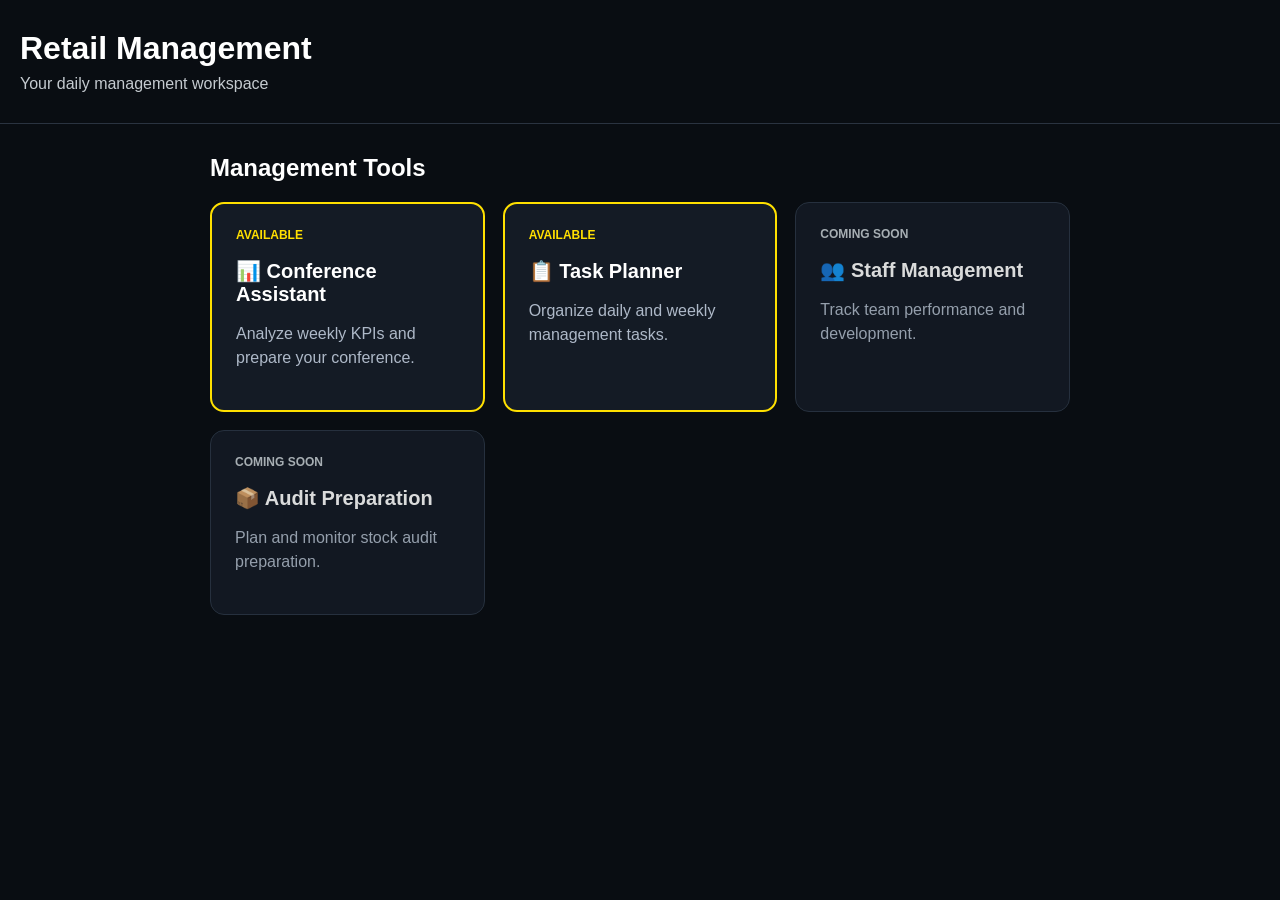
<file: index.html>
<!DOCTYPE html>
<html lang="en">
<head>
    <link rel="stylesheet" href="theme.css">
  <meta charset="UTF-8">
  <meta name="viewport" content="width=device-width, initial-scale=1">
  <title>Retail Management</title>
  <style>
    * { box-sizing: border-box; }

  body {
  margin: 0;
  font-family: Arial, sans-serif;
  background: var(--bg);
  color: #ffffff;
}
    

    header {
  background: var(--bg);
      color: white;
      padding: 30px 20px;
    }

    header h1 { margin: 0 0 8px; }
    header p { margin: 0; color: #cbd5e1; }

    main {
      max-width: 900px;
      margin: 30px auto;
      padding: 0 20px;
    }

    .grid {
      display: grid;
      grid-template-columns: repeat(auto-fit, minmax(240px, 1fr));
      gap: 18px;
    }

    .card {
    background: var(--surface);
      border-radius: 14px;
      padding: 24px;
      text-decoration: none;
      color: inherit;
      box-shadow: 0 4px 16px #0000000d;
    }

    .card h2 { font-size: 20px; }
    .card p { color: #64748b; line-height: 1.5; }

    .card.active { border: 2px solid #2563eb; }
    .card.disabled { opacity: 0.65; }

    .status {
      font-size: 12px;
      font-weight: bold;
      color: #2563eb;
    }
/* Retail Management - Unified Dark Theme */

body {
background: var(--bg);
  color: #ffffff;
}

header {
background: var(--bg);
border-bottom: 1px solid var(--header-border);
  color: #ffffff;
}

header p {
  color: #c5cbd0;
}

main h2 {
  color: #ffffff;
}

.card {
  background: var(--surface);
  color: #ffffff;
border: 1px solid var(--border);
  box-shadow: none;
  transition: background 0.2s ease;
}

.card h2 {
  color: #ffffff;
}

.card p {
color: var(--text-muted);
}

.card.active {
background: var(--surface);
border: 2px solid var(--accent);
}

.card.active:hover {
background: var(--surface);
}

.card.disabled {
  opacity: 0.85;
background: var(--surface);
}

.status {
color: var(--accent);
}

.card.disabled .status {
  color: #c3cbd0;
}
</style>
</head>
<body>
  <header>
    <h1>Retail Management</h1>
    <p>Your daily management workspace</p>
  </header>

  <main>
    <h2>Management Tools</h2>
    <div class="grid">

      <a class="card active" href="conference.html">
        <div class="status">AVAILABLE</div>
        <h2>📊 Conference Assistant</h2>
        <p>Analyze weekly KPIs and prepare your conference.</p>
      </a>

   <a class="card active" href="tasks.html">
  <div class="status">AVAILABLE</div>
  <h2>📋 Task Planner</h2>
  <p>Organize daily and weekly management tasks.</p>
</a>
      <div class="card disabled">
        <div class="status">COMING SOON</div>
        <h2>👥 Staff Management</h2>
        <p>Track team performance and development.</p>
      </div>

      <div class="card disabled">
        <div class="status">COMING SOON</div>
        <h2>📦 Audit Preparation</h2>
        <p>Plan and monitor stock audit preparation.</p>
      </div>

    </div>
  </main>
</body>
</html>
</file>
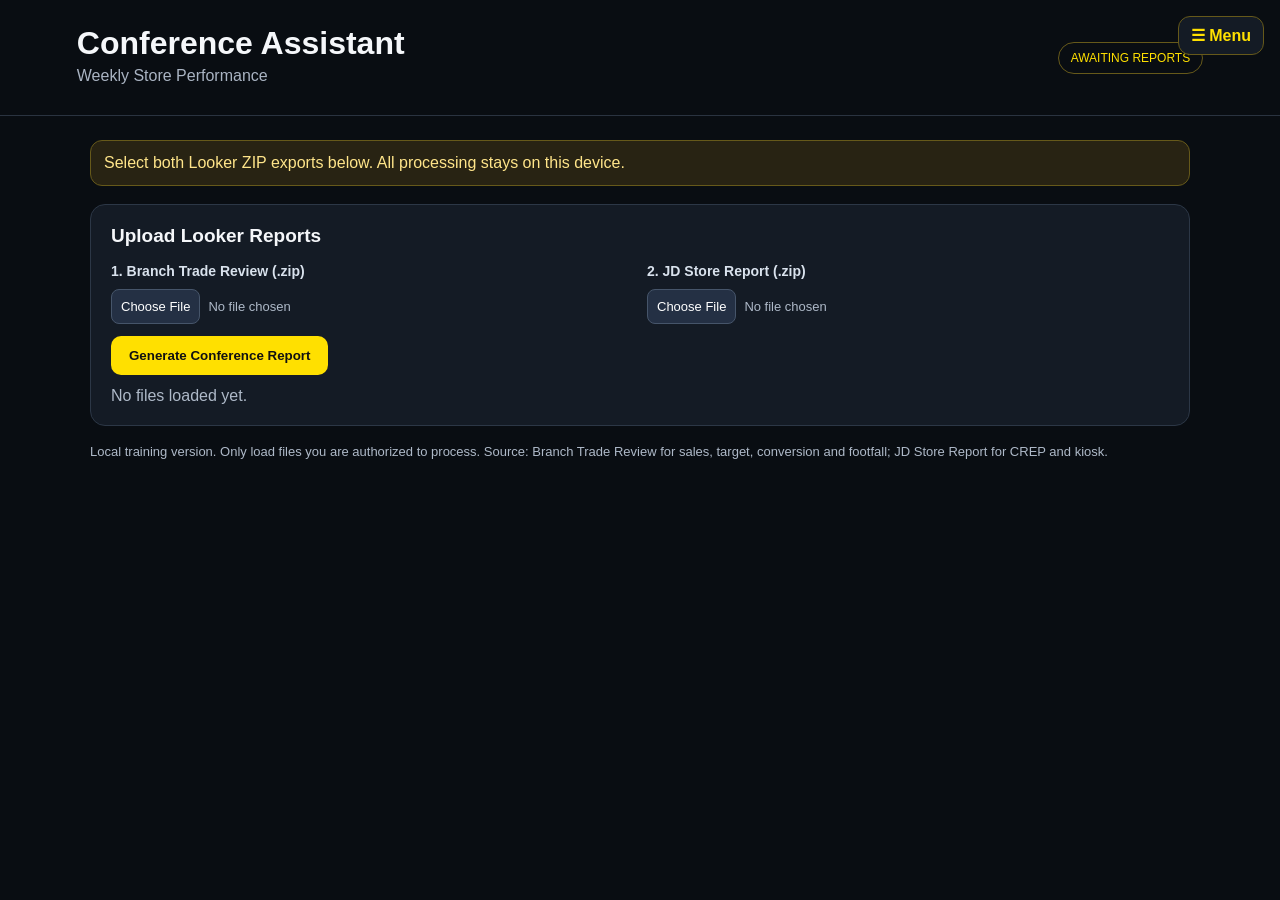
<file: conference.html>
<!doctype html><html lang="en"><head><meta charset="utf-8"><meta name="viewport" content="width=device-width,initial-scale=1">
<title>Conference Assistant</title>
<link rel="stylesheet" href="theme.css">
<style>>
*{box-sizing:border-box}body{margin:0;background:var(--bg);color:var(--text);font-family:Segoe UI,Arial,sans-serif}header{padding:25px 6%;border-bottom:1px solid #2a3340;display:flex;justify-content:space-between;align-items:center;gap:12px}h1{margin:0;font-size:clamp(24px,4vw,32px)}header p{color:#aab4c3;margin:5px 0}.tag{color:#ffe000;border:1px solid #66591a;border-radius:20px;padding:8px 12px;font-size:12px}main{max-width:1100px;margin:auto;padding:24px 18px 60px}.notice{background:#282313;border:1px solid #66591a;color:#ffe58a;padding:13px;border-radius:12px;margin-bottom:18px}.card,.panel{background:var(--surface);border:1px solid var(--border);border-radius:15px;padding:20px}.panel{margin-bottom:16px}.uploads{display:grid;grid-template-columns:1fr 1fr;gap:14px}label{display:block;color:#d9e2ed;font-weight:600;font-size:14px;margin-bottom:10px}input[type=file]{display:block;width:100%;max-width:100%;color:var(--text-muted);font-size:13px}input::file-selector-button{border:1px solid #46556a;background:#243044;color:#fff;border-radius:8px;padding:9px;margin-right:8px;cursor:pointer}button{background:var(--accent);color:#111;border:0;border-radius:10px;padding:12px 18px;font-weight:700;cursor:pointer;margin-top:12px}button:disabled{opacity:.5;cursor:wait}.status{margin-top:12px;color:var(--text-muted);white-space:pre-wrap}.status.error{color:#ff8585}.status.ok{color:#62e49a}.sales-grid{display:grid;grid-template-columns:repeat(2,minmax(0,1fr));gap:14px;margin-bottom:14px}.sales-line{display:flex;justify-content:space-between;gap:12px;align-items:center;margin-top:14px}.sales-line strong{font-size:clamp(18px,3vw,23px)}.sales-divider{border:0;border-top:1px solid #2c3746;margin:16px 0}.sales-note{font-size:12px;color:var(--text-muted);margin-top:6px}.grid{display:grid;grid-template-columns:repeat(2,minmax(0,1fr));gap:14px}.label{color:var(--text-muted);font-size:14px}.value{font-size:clamp(25px,4vw,35px);font-weight:800;margin:12px 0}.positive{color:#4ce18d}.negative{color:#ff8585}.neutral{color:var(--text-muted)}.bottom{display:grid;grid-template-columns:1.3fr 1fr;gap:14px;margin-top:16px}h2{font-size:19px;margin-top:0}#script{line-height:1.65;color:#dce4ef;background:#0c121a;border-radius:10px;padding:16px;white-space:pre-wrap}.small{color:var(--text-muted);font-size:13px;line-height:1.5}.hidden{display:none}@media(max-width:750px){.sales-grid,.uploads,.bottom{grid-template-columns:1fr}.grid{grid-template-columns:repeat(2,minmax(0,1fr))}.card{padding:15px}}@media(max-width:420px){.grid{grid-template-columns:1fr}}
</style></head><body><details class="nav-menu">
  <summary>☰ Menu</summary>
  <nav>
    <a href="index.html">⌂ Home</a>
    <a href="conference.html">📊 Conference Assistant</a>
<a href="tasks.html">📋 Task Planner</a>
    <span>👥 Staff Management — Coming Soon</span>
    <span>📦 Audit Preparation — Coming Soon</span>
  </nav>
</details><header><div><h1>Conference Assistant</h1><p>Weekly Store Performance</p></div><span class="tag" id="mode">AWAITING REPORTS</span></header><main>
<div class="notice" id="notice">Select both Looker ZIP exports below. All processing stays on this device.</div>
<div class="panel"><h2>Upload Looker Reports</h2><div class="uploads"><div><label for="branch">1. Branch Trade Review (.zip)</label><input id="branch" type="file" accept=".zip,application/zip"></div><div><label for="store">2. JD Store Report (.zip)</label><input id="store" type="file" accept=".zip,application/zip"></div></div><button id="process">Generate Conference Report</button><div class="status" id="status" role="status">No files loaded yet.</div></div>
<div id="results" class="hidden"><div class="panel"><div id="period"></div></div>
<section class="sales-grid"><div class="card"><div class="label">Sales — Percentage Comparison</div><div class="value" id="salesPctValue"></div><hr class="sales-divider"><div class="sales-line"><span class="neutral">vs Last Year</span><strong id="lyPct"></strong></div><div class="sales-note" id="lyAmount"></div><div class="sales-line"><span class="neutral">vs Target</span><strong id="targetPct"></strong></div><div class="sales-note" id="targetAmount"></div></div><div class="card"><div class="label">Sales — Difference in Euros</div><div class="value" id="salesEuroValue"></div><hr class="sales-divider"><div class="sales-line"><span class="neutral">vs Last Year</span><strong id="lyDiff"></strong></div><div class="sales-note" id="lyAmount2"></div><div class="sales-line"><span class="neutral">vs Target</span><strong id="targetDiff"></strong></div><div class="sales-note" id="targetAmount2"></div></div></section>
<section class="grid"><div class="card"><div class="label">Conversion</div><div class="value" id="conversion"></div><div id="conversionDelta"></div></div><div class="card"><div class="label">Footfall</div><div class="value" id="footfall"></div><div id="footfallDelta"></div></div><div class="card"><div class="label">CREP Strike Rate</div><div class="value" id="crep"></div><div id="crepLY"></div></div><div class="card"><div class="label">Kiosk Sales Share</div><div class="value" id="kiosk"></div><div class="neutral">LY comparison not verified</div></div></section>
<section class="bottom"><div class="card"><h2>Conference Script</h2><p id="script"></p><button id="copy">Copy Conference Script</button><p id="copyStatus" class="small"></p></div><div class="card"><h2>Data Checks</h2><p class="small" id="checks"></p></div></section></div>
<p class="small">Local training version. Only load files you are authorized to process. Source: Branch Trade Review for sales, target, conversion and footfall; JD Store Report for CREP and kiosk.</p></main><script src="jszip.min.js"></script><script>
'use strict';
const $=id=>document.getElementById(id);
function number(s){const n=Number(String(s??'').trim().replace(/^'/,'').replaceAll(',','').replace('%',''));if(!Number.isFinite(n))throw Error('Invalid numeric value: '+s);return n;}
function csv(text){const rows=[];let row=[],field='',quoted=false;for(let i=0;i<text.length;i++){const c=text[i];if(c==='"'){if(quoted&&text[i+1]==='"'){field+='"';i++;}else quoted=!quoted;}else if(c===','&&!quoted){row.push(field);field='';}else if((c==='\n'||c==='\r')&&!quoted){if(c==='\r'&&text[i+1]==='\n')i++;row.push(field);if(row.some(x=>x.trim()))rows.push(row);row=[];field='';}else field+=c;}if(quoted)throw Error('CSV has an unmatched quotation mark.');if(field||row.length){row.push(field);rows.push(row);}return rows;}
async function loadZip(file){if(!file||!file.name.toLowerCase().endsWith('.zip'))throw Error('Please select both .zip files.');if(file.size>15*1024*1024)throw Error('ZIP file is too large (maximum 15 MB).');const z=await JSZip.loadAsync(file);const entries=Object.keys(z.files);if(entries.length>150)throw Error('ZIP contains too many files.');return {async read(name){const found=entries.filter(n=>n.toLowerCase().endsWith('/'+name)||n.toLowerCase()===name);if(found.length!==1)throw Error('Expected exactly one '+name+' in '+file.name);const entry=z.files[found[0]];if(entry.dir)throw Error('Invalid CSV entry: '+name);const data=await entry.async('string');if(data.length>2e6)throw Error('CSV file too large: '+name);return csv(data.replace(/^\uFEFF/,''));}};}
function field(row,header,key){const i=header.findIndex(h=>h.trim().toLowerCase()===key.toLowerCase());if(i<0||row[i]===undefined)throw Error('Missing column: '+key);return number(row[i]);}
function dateRange(text){const match=text.match(/REPORTING FROM\s+(\d{4}-\d{2}-\d{2})\s+TO\s+(\d{4}-\d{2}-\d{2})/i);if(!match)throw Error('Could not find reporting dates in report.');return match[1]+' to '+match[2];}
const money=n=>'€'+Math.round(n).toLocaleString('en-US');const count=n=>Math.round(n).toLocaleString('en-US');const percent=n=>n.toFixed(2)+'%';const signed=(n,unit)=> (n>0?'+':'')+(unit==='money'?money(n):unit==='pp'?n.toFixed(2)+' pp':percent(n));
function set(id,value){$(id).textContent=value;}function colored(id,n){$(id).className=n>0?'positive':n<0?'negative':'neutral';}
async function process(){set('status','Reading ZIP files locally...');$('status').className='status';$('process').disabled=true;$('results').classList.add('hidden');try{
const [b,s]=await Promise.all([loadZip($('branch').files[0]),loadZip($('store').files[0])]);
const [title,days,storeCode,strike,kpi]=await Promise.all([b.read('title.csv'),b.read('filtered_date.csv'),s.read('store_code.csv'),s.read('strike_rate_(copy).csv'),s.read('kpi_performance_3___4.csv')]);
const bRange=dateRange(title.flat().join(' '));const sRange=dateRange(storeCode.flat().join(' '));if(!bRange||!sRange||bRange!==sRange)throw Error('Reporting dates do not match: Branch '+bRange+'; Store '+sRange+'.');
const totals=days.filter(r=>r[0]?.trim()===''&&r[1]?.trim()==='');if(totals.length!==1)throw Error('Cannot uniquely identify the weekly totals in filtered_date.csv.');const header=days[0],row=totals[0];
const sales=field(row,header,'Gross Sales'),ly=field(row,header,'Gross Sales Comparative'),target=field(row,header,'Gross Sales Target Primary');const lyPct=field(row,header,'Gross Sales Var %'),targetPct=field(row,header,'Gross Sales Target Var %');const foot=field(row,header,'Footfall'),footVar=field(row,header,'% Var vs 1 year'),conv=field(row,header,'Conversion Primary'),convVar=field(row,header,'%pt Var vs 1 year');
const crep=field(strike[1],strike[0],'Strike Rate TY'),crepLY=field(strike[1],strike[0],'Strike Rate LY'),kiosk=field(kpi[1],kpi[0],'Kiosk Sales Ptn');if(ly<=0||target<=0||crep<=0||crepLY<=0||foot<0||kiosk<0||kiosk>100||conv<0||conv>100)throw Error('One or more KPI values are outside expected ranges.');
set('salesPctValue',money(sales));set('salesEuroValue',money(sales));set('lyPct',signed(lyPct));colored('lyPct',lyPct);set('targetPct',signed(targetPct));colored('targetPct',targetPct);set('lyAmount','Last Year: '+money(ly));set('lyAmount2','Last Year: '+money(ly));set('targetAmount','Target: '+money(target));set('targetAmount2','Target: '+money(target));
set('lyDiff',signed(sales-ly,'money'));colored('lyDiff',sales-ly);set('targetDiff',signed(sales-target,'money'));colored('targetDiff',sales-target);set('conversion',percent(conv));set('conversionDelta',signed(convVar,'pp')+' vs LY');colored('conversionDelta',convVar);set('footfall',count(foot));set('footfallDelta',signed(footVar)+' vs LY');colored('footfallDelta',footVar);set('crep','1 in '+Math.round(crep));set('crepLY','LY: 1 in '+Math.round(crepLY));$('crepLY').className='neutral';set('kiosk',percent(kiosk));
const script=`For ${bRange}, sales finished at ${money(sales)}, ${Math.abs(lyPct).toFixed(2)}% ${lyPct>=0?'above':'below'} last year and ${Math.abs(targetPct).toFixed(2)}% ${targetPct>=0?'above':'below'} target. This represents ${money(Math.abs(sales-ly))} ${sales>=ly?'above':'below'} last year and ${money(Math.abs(sales-target))} ${sales>=target?'above':'below'} target. Footfall was ${count(foot)}, ${Math.abs(footVar).toFixed(2)}% ${footVar>=0?'up':'down'} versus last year. Conversion reached ${percent(conv)}, ${Math.abs(convVar).toFixed(2)} percentage points ${convVar>=0?'up':'down'} versus last year. CREP strike rate was 1 in ${Math.round(crep)}, compared with 1 in ${Math.round(crepLY)} last year. Kiosk sales share was ${percent(kiosk)}.`;
set('script',script);set('period','Reporting period: '+bRange);set('checks','✓ Both reports cover the same dates.\n✓ Sales, target, conversion and footfall from Branch Trade Review.\n✓ CREP and kiosk from JD Store Report.\nNote: euro differences are calculated from displayed rounded amounts; Looker may differ by €1. Kiosk LY comparison omitted until verified.');$('checks').style.whiteSpace='pre-line';set('notice','Reports processed locally. Review figures before using them in your conference.');set('mode','REPORT READY');set('status','✓ Both ZIP reports loaded successfully.');$('status').className='status ok';$('results').classList.remove('hidden');
}catch(e){set('status','Could not generate report: '+e.message);$('status').className='status error';set('mode','AWAITING REPORTS');}finally{$('process').disabled=false;}}
$('process').addEventListener('click',process);$('copy').addEventListener('click',async()=>{try{await navigator.clipboard.writeText($('script').innerText);set('copyStatus','Script copied!');}catch(e){const range=document.createRange();range.selectNodeContents($('script'));const selection=window.getSelection();selection.removeAllRanges();selection.addRange(range);set('copyStatus','Text selected. Press Ctrl + C to copy.');}});
</script></body></html>
</file>
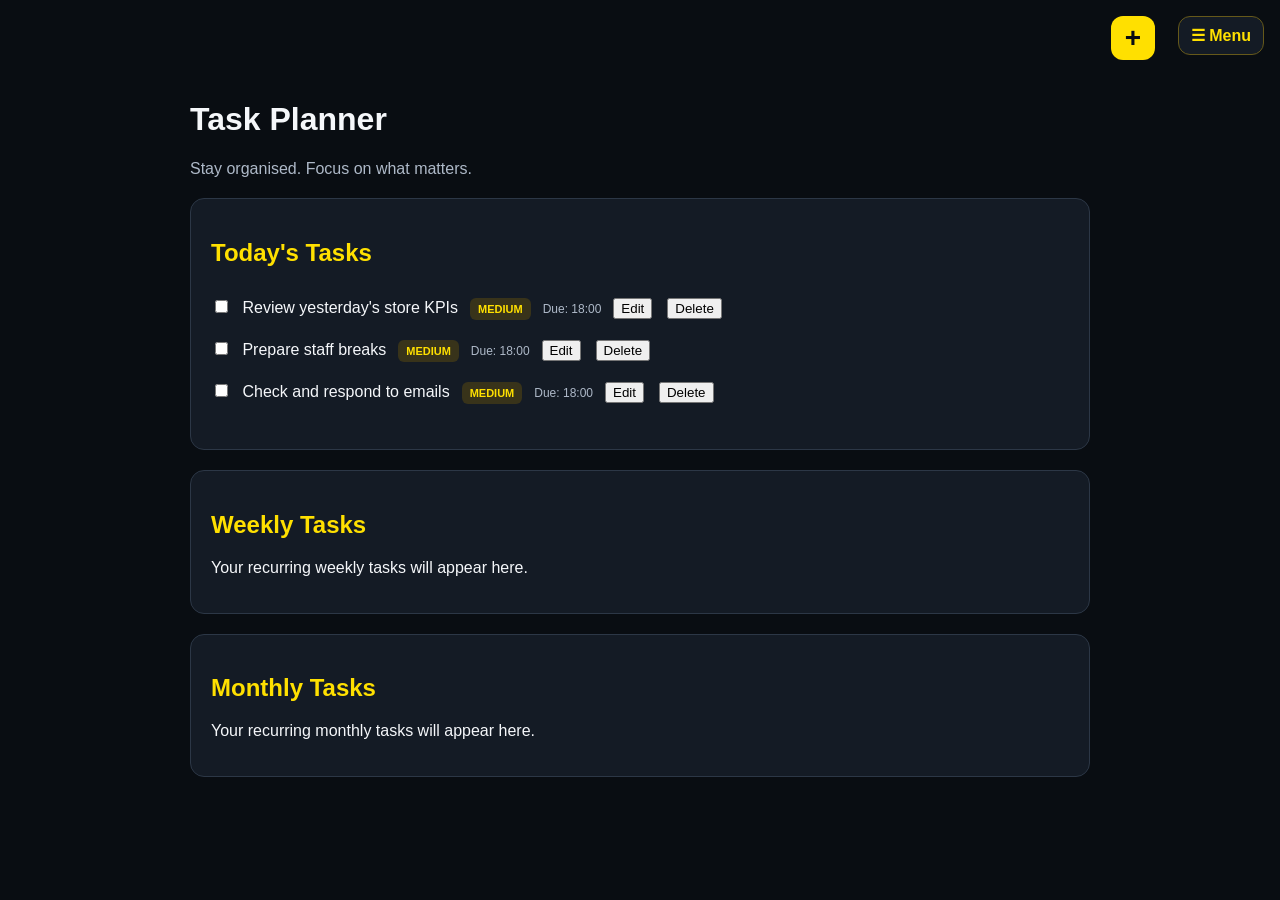
<file: tasks.html>
<!DOCTYPE html>
<html lang="en">
<head>
  <meta charset="UTF-8">
  <meta name="viewport" content="width=device-width, initial-scale=1.0">
  <title>Task Planner | Retail Management</title>
  <link rel="stylesheet" href="theme.css">
  <style>
    body {
      margin: 0;
      background: #090d12;
      color: #f5f7fa;
      font-family: Arial, sans-serif;
    }

    .task-container {
      max-width: 900px;
      margin: 0 auto;
      padding: 80px 20px 40px;
    }

    .task-subtitle {
      color: #aeb9c8;
    }

    .task-card {
      background: #141b25;
      border: 1px solid #2c3746;
      border-radius: 14px;
      padding: 20px;
      margin-top: 20px;
    }

    .task-heading {
      color: #ffe000;
    }
    /* Completed tasks */
#dailyTasks li {
  padding: 10px 0;
}

#dailyTasks label {
  cursor: pointer;
}

#dailyTasks input[type="checkbox"] {
  accent-color: #ffe000;
  margin-right: 10px;
}

#dailyTasks label:has(input:checked) {
  text-decoration: line-through;
  color: #aeb9c8;
  opacity: 0.6;
}
.task-add-fab {
  position: fixed;
  top: 16px;
  right: 125px;
  z-index: 1001;

  width: 44px;
  height: 44px;
  border-radius: 12px;

  background: #ffe000;
  color: #090d12;
  border: none;

  font-size: 28px;
  font-weight: bold;
  cursor: pointer;
}

.task-add-fab:hover {
  background: #ffeb4d;
}
/* Floating Add Task window */
#taskForm {
  position: fixed;
  top: 50%;
  left: 50%;
  transform: translate(-50%, -50%);
  z-index: 2000;
  width: 340px;
  max-width: calc(100vw - 40px);
  box-sizing: border-box;
  padding: 24px;
  background: #141b25;
  border: 1px solid #66591a;
  border-radius: 16px;
  box-shadow: 0 20px 60px #000a;
}
#taskForm #closeTaskForm {
  position: absolute;
  top: 12px;
  right: 12px;
  width: 32px;
  height: 32px;
  margin: 0;
  padding: 0;
  background: transparent;
  color: #aeb9c8;
  border: none;
  border-radius: 8px;
  font-size: 20px;
  cursor: pointer;
}

#taskForm #closeTaskForm:hover {
  color: #ffe000;
}
#taskForm input,
#taskForm select {
  display: block;
  width: 100%;
  box-sizing: border-box;
  margin: 12px 0;
  padding: 12px;
  background: #090d12;
  color: #f5f7fa;
  border: 1px solid #2c3746;
  border-radius: 10px;
  font-size: 14px;
}#taskForm #backTaskStep {
  background: #2c3746;
  color: #f5f7fa;
  border: 1px solid #465366;
}

#taskForm #backTaskStep:hover {
  background: #39485b;
}

#taskForm label {
  display: block;
  margin-top: 12px;
  color: #aeb9c8;
  font-size: 13px;
}

#taskForm button {
  width: 100%;
  margin-top: 16px;
  padding: 13px;
  background: #ffe000;
  color: #090d12;
  border: none;
  border-radius: 10px;
  font-weight: bold;
  cursor: pointer;
}
  </style>
</head>
<body>
<button id="openTaskMenu" type="button" class="task-add-fab">
  +
</button>
  <details class="nav-menu">
    <summary>☰ Menu</summary>
    <nav>
      <a href="index.html">⌂ Home</a>
      <a href="conference.html">📊 Conference Assistant</a>
      <a href="tasks.html">📋 Task Planner</a>
      <span>👥 Staff Management — Coming Soon</span>
      <span>📦 Audit Preparation — Coming Soon</span>
    </nav>
  </details>
<div class="add-task" id="taskForm" style="display: none;">
  <button type="button" id="closeTaskForm">
  ✕
</button>
  <h2 id="taskStepTitle">Step 1 of 4 — Task name</h2>
  <input
    type="text"
    id="newTaskInput"
    placeholder="Enter a new task..."
    aria-label="New task"
  >

<select id="taskPriority" style="display: none;" aria-label="Task priority">
  <option value="medium">Medium Priority</option>
  <option value="high">High Priority</option>
  <option value="low">Low Priority</option>
</select>

<select id="taskFrequency" style="display: none;" aria-label="Task frequency">
  <option value="daily">Daily Task</option>
  <option value="weekly">Weekly Task</option>
  <option value="monthly">Monthly Task</option>
</select>

<div id="deadlineContainer" style="display: none;">
  <label for="taskDeadlineValue">Complete before:</label>

<select id="taskDeadlineValue">

  </select>
</div>
<button type="button" id="backTaskStep" style="display: none;">
  ← Back
</button>
<button type="button" id="nextTaskStep">
  Continue →
</button>
<button type="button" id="addTaskButton" style="display: none;">
    + Add Task
  </button>
</div>
  <main class="task-container">
    <h1>Task Planner</h1>
    <p class="task-subtitle">
      Stay organised. Focus on what matters.
    </p>

    <section class="task-card">
      <h2 class="task-heading">Today's Tasks</h2>
      

    <ul id="dailyTasks" style="list-style: none; padding: 0;">

</ul>
    </section>

    <section class="task-card">
      <h2 class="task-heading">Weekly Tasks</h2>
      <p>Your recurring weekly tasks will appear here.</p>
      <ul id="weeklyTasks" style="list-style: none; padding: 0;"></ul>
    </section>
    <section class="task-card">
    <h2 class="task-heading">Monthly Tasks</h2>
    <p>Your recurring monthly tasks will appear here.</p>
    <ul id="monthlyTasks" style="list-style: none; padding: 0;"></ul>
</section>
  </main>

<script>
  document.getElementById("openTaskMenu").addEventListener("click", () => {
  const form = document.getElementById("taskForm");

  if (form.style.display === "none") {
    form.style.display = "block";
  } else {
    form.style.display = "none";
  }
});
const taskFrequency = document.getElementById("taskFrequency");
const taskDeadlineValue = document.getElementById("taskDeadlineValue");

function updateDeadlineOptions() {
  const frequency = taskFrequency.value;

  taskDeadlineValue.innerHTML = "";

  let options = [];

  if (frequency === "daily") {
    options = Array.from({ length: 24 }, (_, i) => {
      return {
        value: String(i + 1),
        label: String(i + 1).padStart(2, "0") + ":00"
      };
    });
  } else if (frequency === "weekly") {
    options = [
      "Monday", "Tuesday", "Wednesday",
      "Thursday", "Friday", "Saturday", "Sunday"
    ].map((day, index) => ({
      value: String(index + 1),
      label: day
    }));
  } else if (frequency === "monthly") {
    options = Array.from({ length: 31 }, (_, i) => ({
      value: String(i + 1),
      label: String(i + 1)
    }));
  }

  options.forEach((item) => {
    const option = document.createElement("option");
    option.value = item.value;
    option.textContent = item.label;
    taskDeadlineValue.appendChild(option);
  });
}

taskFrequency.addEventListener("change", updateDeadlineOptions);
updateDeadlineOptions();

  const taskCheckboxes = document.querySelectorAll(
    "#dailyTasks input[type='checkbox']"
  );

  taskCheckboxes.forEach((checkbox, index) => {
    const storageKey = "retail-task-daily-" + index;

    // Restore saved progress
    checkbox.checked =
      localStorage.getItem(storageKey) === "true";

    // Save progress when a task is checked
    checkbox.addEventListener("change", () => {
      localStorage.setItem(
        storageKey,
        checkbox.checked
      );
    });
  });
  
const newTaskInput = document.getElementById("newTaskInput");
const addTaskButton = document.getElementById("addTaskButton");
const dailyTasksList = document.getElementById("dailyTasks");

function addNewTask() {
  const taskName = newTaskInput.value.trim();
const taskPriority = document.getElementById("taskPriority").value;
  if (taskName === "") {
    return;
  }

  const listItem = document.createElement("li");
  const label = document.createElement("label");
  const checkbox = document.createElement("input");

  checkbox.type = "checkbox";
  
const savedTasks = JSON.parse(
  localStorage.getItem("retail-custom-tasks") || "[]"
);

const taskKey = "retail-custom-task-" + crypto.randomUUID();
checkbox.checked = localStorage.getItem(taskKey) === "true";

checkbox.addEventListener("change", () => {
  localStorage.setItem(taskKey, checkbox.checked);
});

  label.appendChild(checkbox);
  label.appendChild(document.createTextNode(" " + taskName));

listItem.appendChild(label);

const deadlineBadge = document.createElement("span");
const selectedDeadline = taskDeadlineValue.value;
const selectedFrequency = taskFrequency.value;

let deadlineText = "";

if (selectedFrequency === "daily") {
  deadlineText = "Due: " + String(selectedDeadline).padStart(2, "0") + ":00";
} else if (selectedFrequency === "weekly") {
  const days = ["Monday", "Tuesday", "Wednesday", "Thursday", "Friday", "Saturday", "Sunday"];
  deadlineText = "Due: " + days[Number(selectedDeadline) - 1];
} else if (selectedFrequency === "monthly") {
  deadlineText = "Due: Day " + selectedDeadline;
}

deadlineBadge.textContent = deadlineText;
deadlineBadge.style.marginLeft = "12px";
deadlineBadge.style.fontSize = "12px";
deadlineBadge.style.color = "#aeb9c8";

listItem.appendChild(deadlineBadge);

const priorityBadge = document.createElement("span");

priorityBadge.textContent = taskPriority.toUpperCase();
priorityBadge.style.marginLeft = "12px";
priorityBadge.style.fontSize = "11px";
priorityBadge.style.fontWeight = "bold";
priorityBadge.style.padding = "5px 8px";
priorityBadge.style.borderRadius = "6px";

if (taskPriority === "high") {
  priorityBadge.style.color = "#ff6b6b";
  priorityBadge.style.background = "#3b2025";
} else if (taskPriority === "low") {
  priorityBadge.style.color = "#62d99b";
  priorityBadge.style.background = "#17382b";
} else {
  priorityBadge.style.color = "#ffe000";
  priorityBadge.style.background = "#38331a";
}

listItem.appendChild(priorityBadge);
const deleteButton = document.createElement("button");
deleteButton.type = "button";
deleteButton.textContent = "Delete";
deleteButton.style.marginLeft = "15px";

deleteButton.addEventListener("click", () => {
  const confirmed = confirm(
    "Are you sure you want to delete this task?"
  );

  if (!confirmed) return;

  const currentTasks = JSON.parse(
    localStorage.getItem("retail-custom-tasks") || "[]"
  );

  const updatedTasks = currentTasks.filter((task) => {
    return String(task.id) !==
      taskKey.replace("retail-custom-task-", "");
  });

  localStorage.setItem(
    "retail-custom-tasks",
    JSON.stringify(updatedTasks)
  );

  localStorage.removeItem(taskKey);
  listItem.remove();
});
listItem.appendChild(deleteButton);
if (taskFrequency.value === "weekly") {
    document.getElementById("weeklyTasks").appendChild(listItem);
} else if (taskFrequency.value === "monthly") {
    document.getElementById("monthlyTasks").appendChild(listItem);
} else {
    dailyTasksList.appendChild(listItem);
}


savedTasks.push({
  id: taskKey.replace("retail-custom-task-", ""),
  name: taskName,
  priority: taskPriority,
  frequency: taskFrequency.value,
  deadline: taskDeadlineValue.value
});

localStorage.setItem(
  "retail-custom-tasks",
  JSON.stringify(savedTasks)
);

  newTaskInput.value = "";
  newTaskInput.focus();
  currentTaskStep = 1;

document.getElementById("taskStepTitle").textContent =
  "Step 1 of 4 — Task name";

document.getElementById("newTaskInput").style.display = "block";
document.getElementById("taskFrequency").style.display = "none";
document.getElementById("deadlineContainer").style.display = "none";
document.getElementById("taskPriority").style.display = "none";

document.getElementById("nextTaskStep").style.display = "block";
document.getElementById("addTaskButton").style.display = "none";

document.getElementById("taskForm").style.display = "none";
}

function loadSavedTasks() {
  const savedTasks = JSON.parse(
    localStorage.getItem("retail-custom-tasks") || "[]"
  );

savedTasks.forEach((task, index) => {
  const taskName = typeof task === "string"
    ? task
    : task.name;
    const listItem = document.createElement("li");
    const label = document.createElement("label");
    const checkbox = document.createElement("input");

    checkbox.type = "checkbox";

const taskKey = "retail-custom-task-" +
  (typeof task === "string" ? index : task.id);

checkbox.checked =
  localStorage.getItem(taskKey) === "true";

checkbox.addEventListener("change", () => {
  localStorage.setItem(taskKey, checkbox.checked);
});
    label.appendChild(checkbox);
    label.appendChild(document.createTextNode(" " + taskName));
  
listItem.appendChild(label);

const priority = typeof task === "string"
  ? "medium"
  : (task.priority || "medium");

const priorityBadge = document.createElement("span");

priorityBadge.textContent = priority.toUpperCase();

priorityBadge.style.marginLeft = "12px";
priorityBadge.style.fontSize = "11px";
priorityBadge.style.fontWeight = "bold";
priorityBadge.style.padding = "5px 8px";
priorityBadge.style.borderRadius = "6px";

if (priority === "high") {
  priorityBadge.style.color = "#ff6b6b";
  priorityBadge.style.background = "#3b2025";
} else if (priority === "low") {
  priorityBadge.style.color = "#62d99b";
  priorityBadge.style.background = "#17382b";
} else {
  priorityBadge.style.color = "#ffe000";
  priorityBadge.style.background = "#38331a";
}

listItem.appendChild(priorityBadge);
if (task.deadline && task.frequency) {
  const deadlineBadge = document.createElement("span");

  let deadlineText = "";

  if (task.frequency === "daily") {
    deadlineText = "Due: " + String(task.deadline).padStart(2, "0") + ":00";
  } else if (task.frequency === "weekly") {
    const days = ["Monday", "Tuesday", "Wednesday", "Thursday", "Friday", "Saturday", "Sunday"];
    deadlineText = "Due: " + days[Number(task.deadline) - 1];
  } else if (task.frequency === "monthly") {
    deadlineText = "Due: Day " + task.deadline;
  }

  deadlineBadge.textContent = deadlineText;
  deadlineBadge.style.marginLeft = "12px";
  deadlineBadge.style.fontSize = "12px";
  deadlineBadge.style.color = "#aeb9c8";

  listItem.appendChild(deadlineBadge);
}
const editButton = document.createElement("button");
editButton.type = "button";
editButton.textContent = "Edit";
editButton.style.marginLeft = "12px";

listItem.appendChild(editButton);
editButton.addEventListener("click", () => {
  const newName = prompt("Edit task name:", task.name);
  if (newName === null || !newName.trim()) return;

  const newDeadline = prompt(
    "Edit deadline:",
    task.deadline || ""
  );
  if (newDeadline === null) return;
const newPriority = prompt(
  "Edit priority (high, medium, low):",
  task.priority || "medium"
);

if (newPriority === null) return;

const priority = newPriority.trim().toLowerCase();

if (!["high", "medium", "low"].includes(priority)) {
  alert("Please enter high, medium or low.");
  return;
}
  const savedTasks = JSON.parse(
    localStorage.getItem("retail-custom-tasks") || "[]"
  );

  const taskToEdit = savedTasks.find(
    (savedTask) => savedTask.id === task.id
  );

  if (!taskToEdit) return;

  taskToEdit.name = newName.trim();
  taskToEdit.deadline = newDeadline;
taskToEdit.priority = priority;
  localStorage.setItem(
    "retail-custom-tasks",
    JSON.stringify(savedTasks)
  );

  location.reload();
});
const deleteButton = document.createElement("button");
deleteButton.type = "button";
deleteButton.textContent = "Delete";
deleteButton.style.marginLeft = "15px";

deleteButton.addEventListener("click", () => {
  const confirmed = confirm(
    "Are you sure you want to delete this task?"
  );

  if (!confirmed) {
    return;
  }

  const currentTasks = JSON.parse(
    localStorage.getItem("retail-custom-tasks") || "[]"
  );

  const updatedTasks = currentTasks.filter((savedTask) => {
    return savedTask.id !== task.id;
  });

  localStorage.setItem(
    "retail-custom-tasks",
    JSON.stringify(updatedTasks)
  );

  localStorage.removeItem(taskKey);
  listItem.remove();
});
listItem.appendChild(deleteButton);
if (task.frequency === "weekly") {
    document.getElementById("weeklyTasks").appendChild(listItem);
} else if (task.frequency === "monthly") {
    document.getElementById("monthlyTasks").appendChild(listItem);
} else {
    dailyTasksList.appendChild(listItem);
}
  });
}

function migrateOldTasks() {
  const savedTasks = JSON.parse(
    localStorage.getItem("retail-custom-tasks") || "[]"
  );

  let changed = false;

  const updatedTasks = savedTasks.map((task, index) => {
    if (typeof task !== "string") {
      return task;
    }

    const newId = crypto.randomUUID();
    const oldKey = "retail-custom-task-" + index;
    const newKey = "retail-custom-task-" + newId;

    const oldStatus = localStorage.getItem(oldKey);

    if (oldStatus !== null) {
      localStorage.setItem(newKey, oldStatus);
    }

    changed = true;

    return {
      id: newId,
      name: task
    };
  });

  if (changed) {
    localStorage.setItem(
      "retail-custom-tasks",
      JSON.stringify(updatedTasks)
    );
  }
}

function createDefaultTasks() {
    const setupKey = "retail-default-tasks-created";

    if (localStorage.getItem(setupKey) === "true") {
        return;
    }

    const savedTasks = JSON.parse(
        localStorage.getItem("retail-custom-tasks") || "[]"
    );

    const defaultTasks = [
        "Review yesterday's store KPIs",
        "Prepare staff breaks",
        "Check and respond to emails"
    ];

    defaultTasks.forEach((name) => {
        const alreadyExists = savedTasks.some(
            (task) => typeof task === "object" && task.name === name
        );

        if (!alreadyExists) {
            savedTasks.push({
                id: crypto.randomUUID(),
                name: name,
                priority: "medium",
                frequency: "daily",
                deadline: "18"
            });
        }
    });

    localStorage.setItem(
        "retail-custom-tasks",
        JSON.stringify(savedTasks)
    );

    localStorage.setItem(setupKey, "true");
}

createDefaultTasks();
migrateOldTasks();
loadSavedTasks();
addTaskButton.addEventListener("click", addNewTask);

newTaskInput.addEventListener("keydown", (event) => {
  if (event.key === "Enter") {
    addNewTask();
  }
});

function sortTasksByPriority() {
  const taskList = document.getElementById("dailyTasks");
  const priorityOrder = { high: 0, medium: 1, low: 2 };

  const tasks = Array.from(taskList.children);

  tasks.sort((a, b) => {
    const getPriority = (item) => {
      const badge = Array.from(item.querySelectorAll("span"))
        .find(span => ["HIGH", "MEDIUM", "LOW"].includes(span.textContent.trim()));

      return badge ? badge.textContent.trim().toLowerCase() : "medium";
    };

    return priorityOrder[getPriority(a)] - priorityOrder[getPriority(b)];
  });

  tasks.forEach(task => taskList.appendChild(task));
}

sortTasksByPriority();

const priorityObserver = new MutationObserver(() => {
  priorityObserver.disconnect();
  sortTasksByPriority();
  priorityObserver.observe(document.getElementById("dailyTasks"), {
    childList: true
  });
});

priorityObserver.observe(document.getElementById("dailyTasks"), {
  childList: true
});
document.getElementById("closeTaskForm").addEventListener("click", () => {
  document.getElementById("taskForm").style.display = "none";
});
let currentTaskStep = 1;
document.getElementById("backTaskStep").addEventListener("click", () => {
  if (currentTaskStep <= 1) return;

  currentTaskStep--;

  const steps = [
    { title: "Task name", field: "newTaskInput" },
    { title: "Frequency", field: "taskFrequency" },
    { title: "Deadline", field: "deadlineContainer" },
    { title: "Priority", field: "taskPriority" }
  ];

  steps.forEach(step => {
    document.getElementById(step.field).style.display = "none";
  });

  const activeStep = steps[currentTaskStep - 1];

  document.getElementById(activeStep.field).style.display = "block";

  document.getElementById("taskStepTitle").textContent =
    `Step ${currentTaskStep} of 4 — ${activeStep.title}`;

  document.getElementById("nextTaskStep").style.display = "block";
  document.getElementById("addTaskButton").style.display = "none";

  document.getElementById("backTaskStep").style.display =
    currentTaskStep === 1 ? "none" : "block";
});
document.getElementById("nextTaskStep").addEventListener("click", () => {
  if (currentTaskStep === 1) {
    const taskName = document.getElementById("newTaskInput").value.trim();

    if (!taskName) {
      alert("Please enter a task name.");
      return;
    }

    document.getElementById("newTaskInput").style.display = "none";
    document.getElementById("taskFrequency").style.display = "block";
    document.getElementById("taskStepTitle").textContent =
      "Step 2 of 4 — Frequency";

    currentTaskStep = 2;
    document.getElementById("backTaskStep").style.display = "block";
  }
  else if (currentTaskStep === 2) {
  document.getElementById("taskFrequency").style.display = "none";
  document.getElementById("deadlineContainer").style.display = "block";

  document.getElementById("taskStepTitle").textContent =
    "Step 3 of 4 — Deadline";

  currentTaskStep = 3;
}
else if (currentTaskStep === 3) {
  document.getElementById("deadlineContainer").style.display = "none";
  document.getElementById("taskPriority").style.display = "block";

  document.getElementById("taskStepTitle").textContent =
    "Step 4 of 4 — Priority";

  document.getElementById("nextTaskStep").style.display = "none";
  document.getElementById("addTaskButton").style.display = "block";

  currentTaskStep = 4;
}
});
</script>
</body>
</html>
</file>
<file: theme.css>
/* Retail Management - Global Theme */

:root {
  --bg: #090d12;
  --surface: #141b25;
  --border: #2c3746;
  --header-border: #2a3340;

  --text: #f5f7fa;
  --text-muted: #aeb9c8;

  --accent: #ffe000;
  --accent-border: #66591a;
}

/* Hide scrollbar while keeping scrolling enabled */
html {
    scrollbar-width: none;
    -ms-overflow-style: none;
}

html::-webkit-scrollbar,
body::-webkit-scrollbar {
    display: none;
}

/* Home navigation button */
.home-link {
    position: fixed;
    top: 85px;
    right: 16px;
    z-index: 1000;
    padding: 10px 14px;
    background: var(--surface);
    color: var(--accent);
    border: 1px solid var(--accent-border);
    border-radius: 10px;
    text-decoration: none;
    font-size: 14px;
    font-weight: 600;
}

.home-link:hover {
    border-color: var(--accent);
}

/* Navigation dropdown */
.nav-menu {
  position: fixed;
  top: 16px;
  right: 16px;
  z-index: 1000;
}

.nav-menu summary {
  list-style: none;
  cursor: pointer;
  background: #141b25;
  color: #ffe000;
  border: 1px solid #66591a;
  border-radius: 12px;
  padding: 9px 12px;
  font-weight: 700;
}

.nav-menu summary::-webkit-details-marker {
  display: none;
}

.nav-menu nav {
  position: absolute;
  top: 52px;
  right: 0;
  width: 260px;
  max-width: calc(100vw - 32px);
  background: #141b25;
  border: 1px solid #2c3746;
  border-radius: 12px;
  padding: 8px;
  box-shadow: 0 12px 30px #0008;
}

.nav-menu nav a,
.nav-menu nav span {
  display: block;
  padding: 12px;
  color: #f5f7fa;
  text-decoration: none;
  border-radius: 8px;
}

.nav-menu nav a:hover {
  background: #2c3746;
}

.nav-menu nav span {
  color: #aeb9c8;
  opacity: 0.65;
}
</file>
